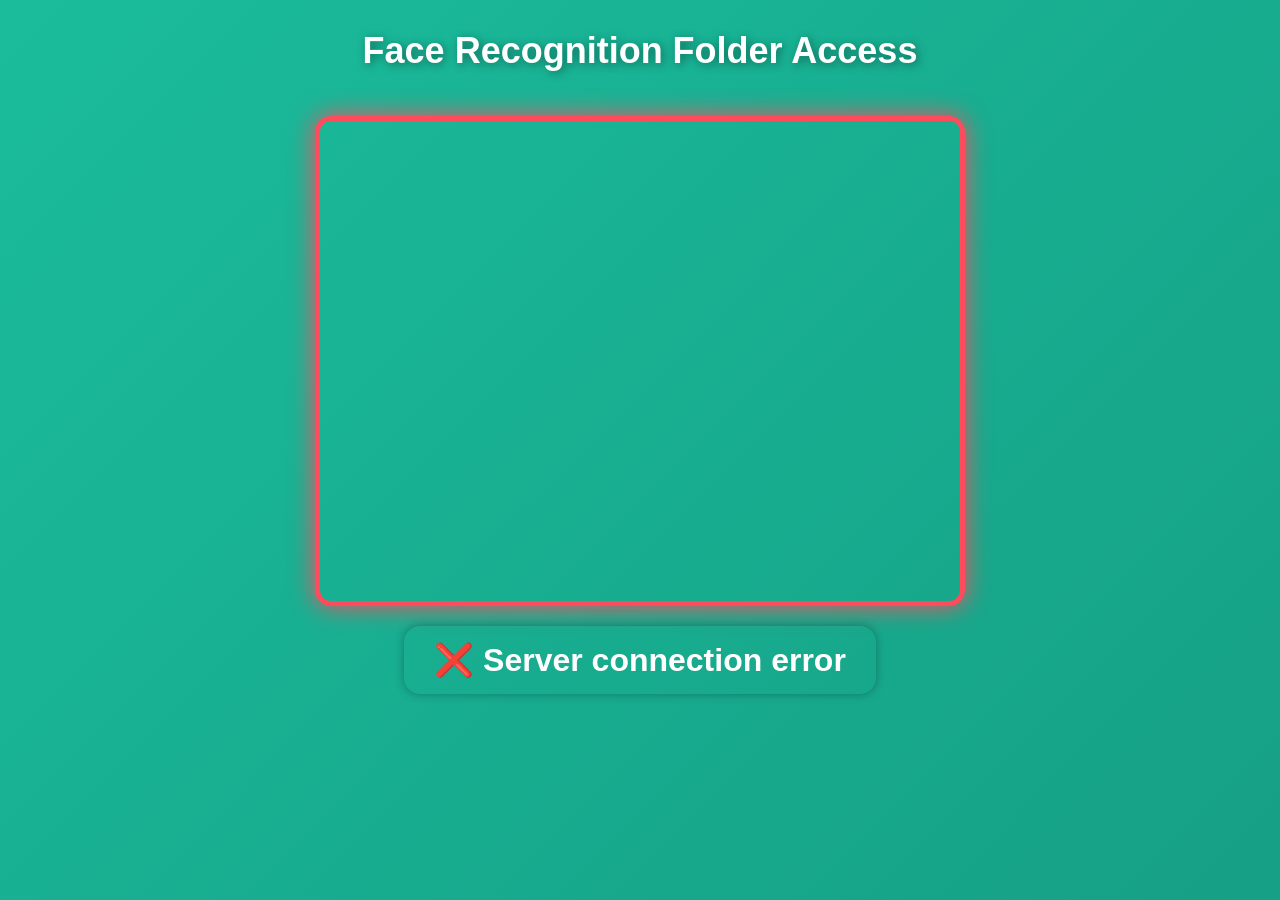
<file: frontend/index.html>
<!DOCTYPE html>
<html lang="en">
<head>
    <meta charset="UTF-8">
    <title>Face Recognition Folder Access</title>
    <style>
        /* ---------- BODY & BACKGROUND ---------- */
        body {
            font-family: 'Segoe UI', Tahoma, Geneva, Verdana, sans-serif;
            text-align: center;
            margin: 0;
            padding: 0;
            height: 100vh;
            background: linear-gradient(135deg, #1abc9c, #16a085);
            display: flex;
            flex-direction: column;
            align-items: center;
            justify-content: flex-start;
            overflow: hidden;
        }
        h1 {
            margin-top: 30px;
            font-size: 36px;
            color: #fff;
            text-shadow: 2px 2px 10px rgba(0,0,0,0.4);
        }

        /* ---------- VIDEO ---------- */
        video {
            border: 5px solid #fff;
            border-radius: 16px;
            margin-top: 20px;
            max-width: 90%;
            box-shadow: 0 0 25px rgba(0,0,0,0.5);
            transition: all 0.5s ease;
        }

        /* ---------- STATUS ---------- */
        #status {
            margin-top: 20px;
            font-size: 32px;
            font-weight: bold;
            padding: 15px 30px;
            border-radius: 16px;
            min-width: 250px;
            transition: all 0.5s ease;
            color: #fff;
            box-shadow: 0 0 10px rgba(0,0,0,0.3);
        }

        /* ---------- ACCURACY ---------- */
        #accuracy {
            margin-top: 10px;
            font-size: 20px;
            color: #fff;
            font-weight: 500;
        }

        /* ---------- ANIMATIONS ---------- */
        @keyframes pulseGlowGreen {
            0% { box-shadow: 0 0 15px #00ff00; transform: scale(1); }
            50% { box-shadow: 0 0 35px #00ff00; transform: scale(1.05); }
            100% { box-shadow: 0 0 15px #00ff00; transform: scale(1); }
        }
        @keyframes pulseGlowRed {
            0% { box-shadow: 0 0 15px #ff4b5c; transform: scale(1); }
            50% { box-shadow: 0 0 35px #ff4b5c; transform: scale(1.05); }
            100% { box-shadow: 0 0 15px #ff4b5c; transform: scale(1); }
        }
        @keyframes waitingPulse {
            0% { box-shadow: 0 0 15px #f1c40f; transform: scale(1); }
            50% { box-shadow: 0 0 30px #f1c40f; transform: scale(1.03); }
            100% { box-shadow: 0 0 15px #f1c40f; transform: scale(1); }
        }

        /* ---------- STATUS CLASSES ---------- */
        .opened {
            animation: pulseGlowGreen 1s infinite;
            color: #00ff00;
        }
        .closed {
            animation: pulseGlowRed 1s infinite;
            color: #ff4b5c;
        }
        .waiting {
            animation: waitingPulse 1s infinite;
            color: #f1c40f;
        }

        /* ---------- VIDEO BORDER EFFECT ---------- */
        .video-opened {
            border-color: #00ff00;
            box-shadow: 0 0 35px #00ff00;
        }
        .video-closed {
            border-color: #ff4b5c;
            box-shadow: 0 0 25px #ff4b5c;
        }
        .video-waiting {
            border-color: #f1c40f;
            box-shadow: 0 0 25px #f1c40f;
        }
    </style>
</head>
<body>
    <h1>Face Recognition Folder Access</h1>
    <video id="video" width="640" height="480" autoplay muted playsinline></video>
    <div id="status" class="waiting">Initializing...</div>
    <div id="accuracy"></div>

    <script>
        // ---------- CONFIGURATION ----------
        // Update this URL to your deployed backend URL
        const API_BASE_URL = window.location.hostname === 'localhost' || window.location.hostname === '127.0.0.1'
            ? 'http://localhost:5000'
            : 'https://deepfake-backend.onrender.com'; // Replace with your actual Render URL
        
        const video = document.getElementById('video');
        const statusDiv = document.getElementById('status');
        const accuracyDiv = document.getElementById('accuracy');

        // ---------- ACCESS WEBCAM ----------
        navigator.mediaDevices.getUserMedia({ video: { facingMode: "user" }, audio: false })
            .then(stream => { video.srcObject = stream; })
            .catch(err => {
                statusDiv.innerText = "❌ Camera access denied: " + err;
                statusDiv.classList.remove('opened', 'waiting');
                statusDiv.classList.add('closed');
                video.classList.add('video-closed');
            });

        // ---------- CAPTURE FRAME ----------
        function captureFrame() {
            const canvas = document.createElement('canvas');
            canvas.width = video.videoWidth || 640;
            canvas.height = video.videoHeight || 480;
            const ctx = canvas.getContext('2d');
            ctx.drawImage(video, 0, 0, canvas.width, canvas.height);
            return canvas.toDataURL('image/jpeg');
        }

        // ---------- SEND FRAME TO SERVER ----------
        async function checkFace() {
            const imageData = captureFrame();
            try {
                const response = await fetch(`${API_BASE_URL}/check_face`, {
                    method: 'POST',
                    headers: { 'Content-Type': 'application/json' },
                    body: JSON.stringify({ image: imageData })
                });
                const data = await response.json();

                // Reset classes
                statusDiv.classList.remove('opened', 'closed', 'waiting');
                video.classList.remove('video-opened', 'video-closed', 'video-waiting');

                // ---------- UPDATE STATUS ----------
                if (data.matched) {
                    statusDiv.innerText = "✅ Folder Opened";
                    statusDiv.classList.add('opened');
                    video.classList.add('video-opened');
                } else if(data.status === "closed") {
                    statusDiv.innerText = "❌ Folder Closed";
                    statusDiv.classList.add('closed');
                    video.classList.add('video-closed');
                } else {
                    statusDiv.innerText = "⌛ Waiting for Match...";
                    statusDiv.classList.add('waiting');
                    video.classList.add('video-waiting');
                }

                // ---------- UPDATE ACCURACY ----------
                if(data.accuracy !== undefined) {
                    accuracyDiv.innerText = "Face Accuracy: " + data.accuracy + "%";
                }

            } catch (err) {
                console.error(err);
                statusDiv.innerText = "❌ Server connection error";
                statusDiv.classList.add('closed');
                video.classList.add('video-closed');
            }
        }

        // ---------- RUN EVERY SECOND ----------
        setInterval(checkFace, 1000);
    </script>
</body>
</html>
</file>
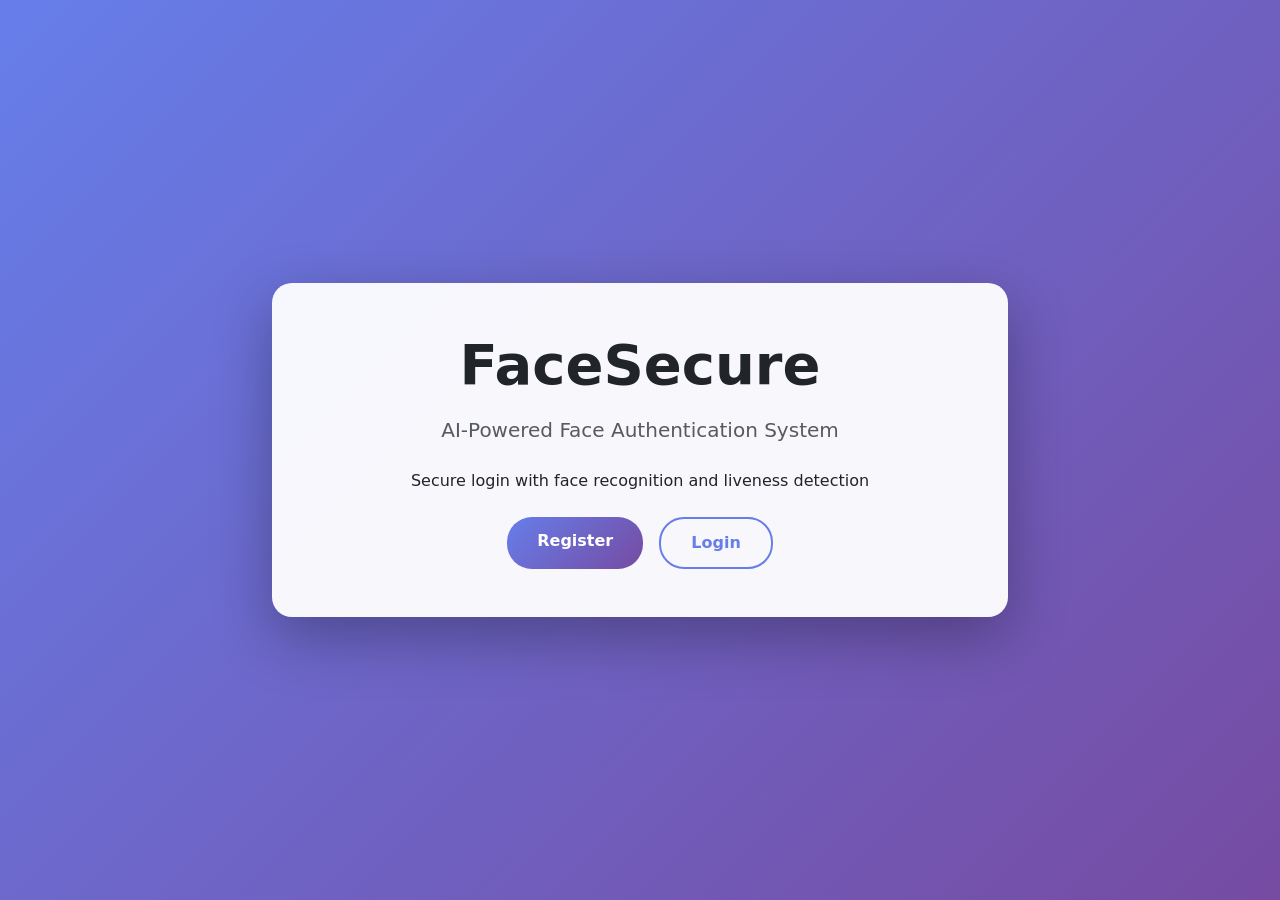
<file: templates/index.html>
<!DOCTYPE html>
<html lang="en">
<head>
    <meta charset="UTF-8">
    <meta name="viewport" content="width=device-width, initial-scale=1.0">
    <title>FaceSecure - AI Face Authentication</title>
    <link href="https://cdn.jsdelivr.net/npm/bootstrap@5.3.0/dist/css/bootstrap.min.css" rel="stylesheet">
    <style>
        body {
            background: linear-gradient(135deg, #667eea 0%, #764ba2 100%);
            min-height: 100vh;
            display: flex;
            align-items: center;
            justify-content: center;
        }
        .hero-card {
            background: rgba(255, 255, 255, 0.95);
            border-radius: 20px;
            box-shadow: 0 20px 60px rgba(0, 0, 0, 0.3);
            padding: 3rem;
        }
        .btn-gradient {
            background: linear-gradient(135deg, #667eea 0%, #764ba2 100%);
            border: none;
            color: white;
            padding: 12px 30px;
            border-radius: 25px;
            font-weight: 600;
            transition: transform 0.3s;
        }
        .btn-gradient:hover {
            transform: translateY(-2px);
            color: white;
        }
        .btn-outline-gradient {
            border: 2px solid #667eea;
            color: #667eea;
            padding: 12px 30px;
            border-radius: 25px;
            font-weight: 600;
            transition: all 0.3s;
        }
        .btn-outline-gradient:hover {
            background: #667eea;
            color: white;
        }
    </style>
</head>
<body>
    <div class="container">
        <div class="row justify-content-center">
            <div class="col-md-8">
                <div class="hero-card text-center">
                    <h1 class="display-4 fw-bold mb-3">FaceSecure</h1>
                    <p class="lead mb-4 text-muted">AI-Powered Face Authentication System</p>
                    <p class="mb-4">Secure login with face recognition and liveness detection</p>
                    <div class="d-flex gap-3 justify-content-center">
                        <a href="/register" class="btn btn-gradient">Register</a>
                        <a href="/login" class="btn btn-outline-gradient">Login</a>
                    </div>
                </div>
            </div>
        </div>
    </div>
</body>
</html>
</file>
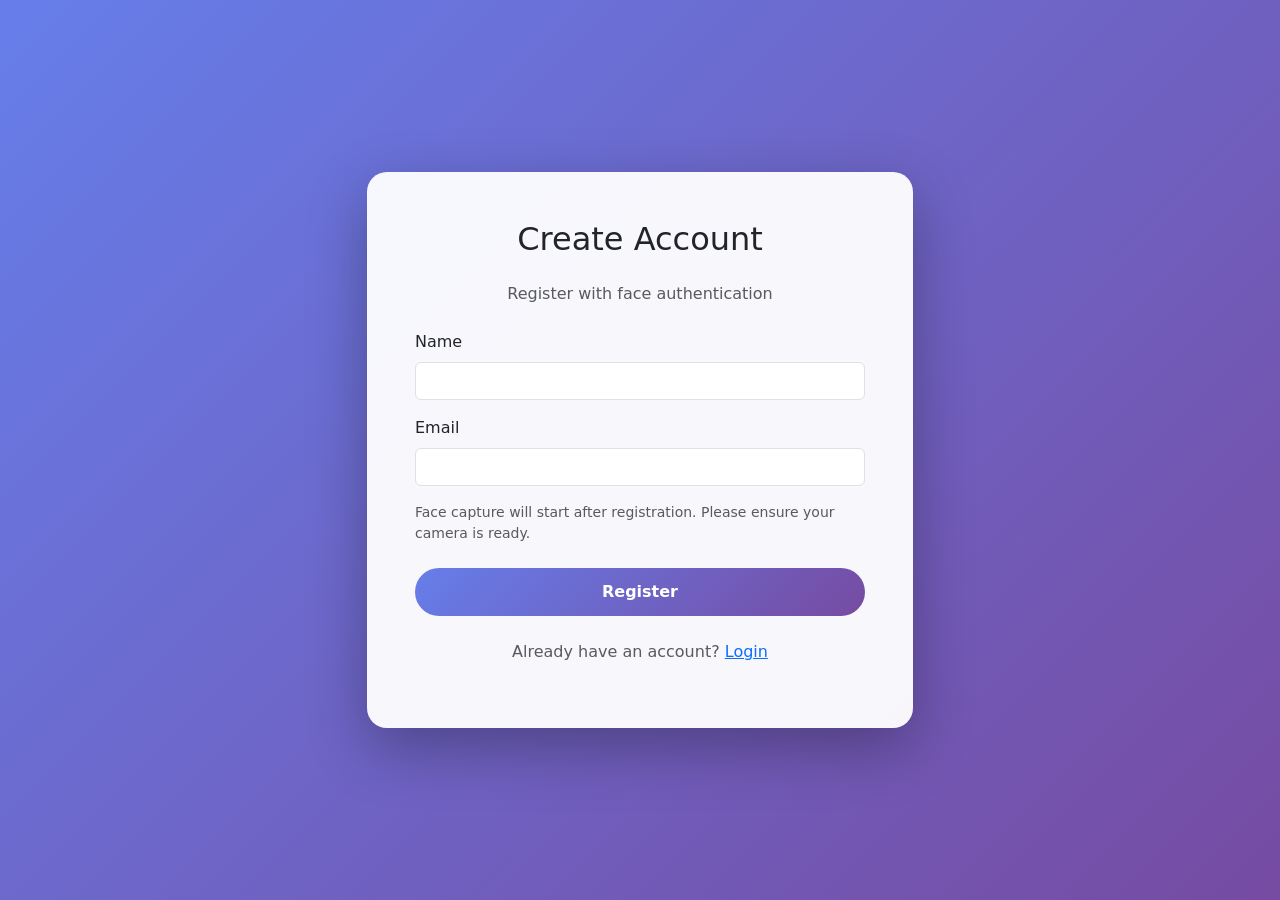
<file: templates/register.html>
<!DOCTYPE html>
<html lang="en">
<head>
    <meta charset="UTF-8">
    <meta name="viewport" content="width=device-width, initial-scale=1.0">
    <title>Register - FaceSecure</title>
    <link href="https://cdn.jsdelivr.net/npm/bootstrap@5.3.0/dist/css/bootstrap.min.css" rel="stylesheet">
    <style>
        body {
            background: linear-gradient(135deg, #667eea 0%, #764ba2 100%);
            min-height: 100vh;
            display: flex;
            align-items: center;
            justify-content: center;
        }
        .auth-card {
            background: rgba(255, 255, 255, 0.95);
            border-radius: 20px;
            box-shadow: 0 20px 60px rgba(0, 0, 0, 0.3);
            padding: 3rem;
        }
        .btn-gradient {
            background: linear-gradient(135deg, #667eea 0%, #764ba2 100%);
            border: none;
            color: white;
            padding: 12px 30px;
            border-radius: 25px;
            font-weight: 600;
            width: 100%;
        }
        .btn-gradient:hover {
            color: white;
        }
    </style>
</head>
<body>
    <div class="container">
        <div class="row justify-content-center">
            <div class="col-md-6">
                <div class="auth-card">
                    <h2 class="text-center mb-4">Create Account</h2>
                    <p class="text-center text-muted mb-4">Register with face authentication</p>
                    
                    <div id="alertContainer"></div>
                    
                    <form id="registerForm">
                        <div class="mb-3">
                            <label for="name" class="form-label">Name</label>
                            <input type="text" class="form-control" id="name" name="name" required>
                        </div>
                        
                        <div class="mb-3">
                            <label for="email" class="form-label">Email</label>
                            <input type="email" class="form-control" id="email" name="email" required>
                        </div>
                        
                        <div class="mb-4">
                            <p class="text-muted small">
                                <i class="bi bi-info-circle"></i> 
                                Face capture will start after registration. Please ensure your camera is ready.
                            </p>
                        </div>
                        
                        <button type="submit" class="btn btn-gradient" id="submitBtn">
                            <span id="submitText">Register</span>
                            <span id="submitSpinner" class="spinner-border spinner-border-sm ms-2" style="display:none;"></span>
                        </button>
                    </form>
                    
                    <div class="text-center mt-4">
                        <p class="text-muted">Already have an account? <a href="/login">Login</a></p>
                    </div>
                </div>
            </div>
        </div>
    </div>

    <script>
        document.getElementById('registerForm').addEventListener('submit', handleRegister);

        async function handleRegister(e) {
            e.preventDefault();
            
            const submitBtn = document.getElementById('submitBtn');
            const submitText = document.getElementById('submitText');
            const submitSpinner = document.getElementById('submitSpinner');
            
            submitBtn.disabled = true;
            submitText.textContent = 'Registering...';
            submitSpinner.style.display = 'inline-block';
            
            const formData = new FormData();
            formData.append('name', document.getElementById('name').value);
            formData.append('email', document.getElementById('email').value);
            
            try {
                const response = await fetch('/register', {
                    method: 'POST',
                    body: formData
                });
                
                const data = await response.json();
                
                if (data.success) {
                    showAlert(data.message, 'success');
                    setTimeout(() => {
                        window.location.href = '/login';
                    }, 2000);
                } else {
                    showAlert(data.message, 'danger');
                    submitBtn.disabled = false;
                    submitText.textContent = 'Register';
                    submitSpinner.style.display = 'none';
                }
            } catch (err) {
                showAlert('Registration failed. Please try again.', 'danger');
                submitBtn.disabled = false;
                submitText.textContent = 'Register';
                submitSpinner.style.display = 'none';
            }
        }

        function showAlert(message, type) {
            const container = document.getElementById('alertContainer');
            container.innerHTML = `<div class="alert alert-${type}">${message}</div>`;
            setTimeout(() => {
                container.innerHTML = '';
            }, 5000);
        }
    </script>
</body>
</html>
</file>
